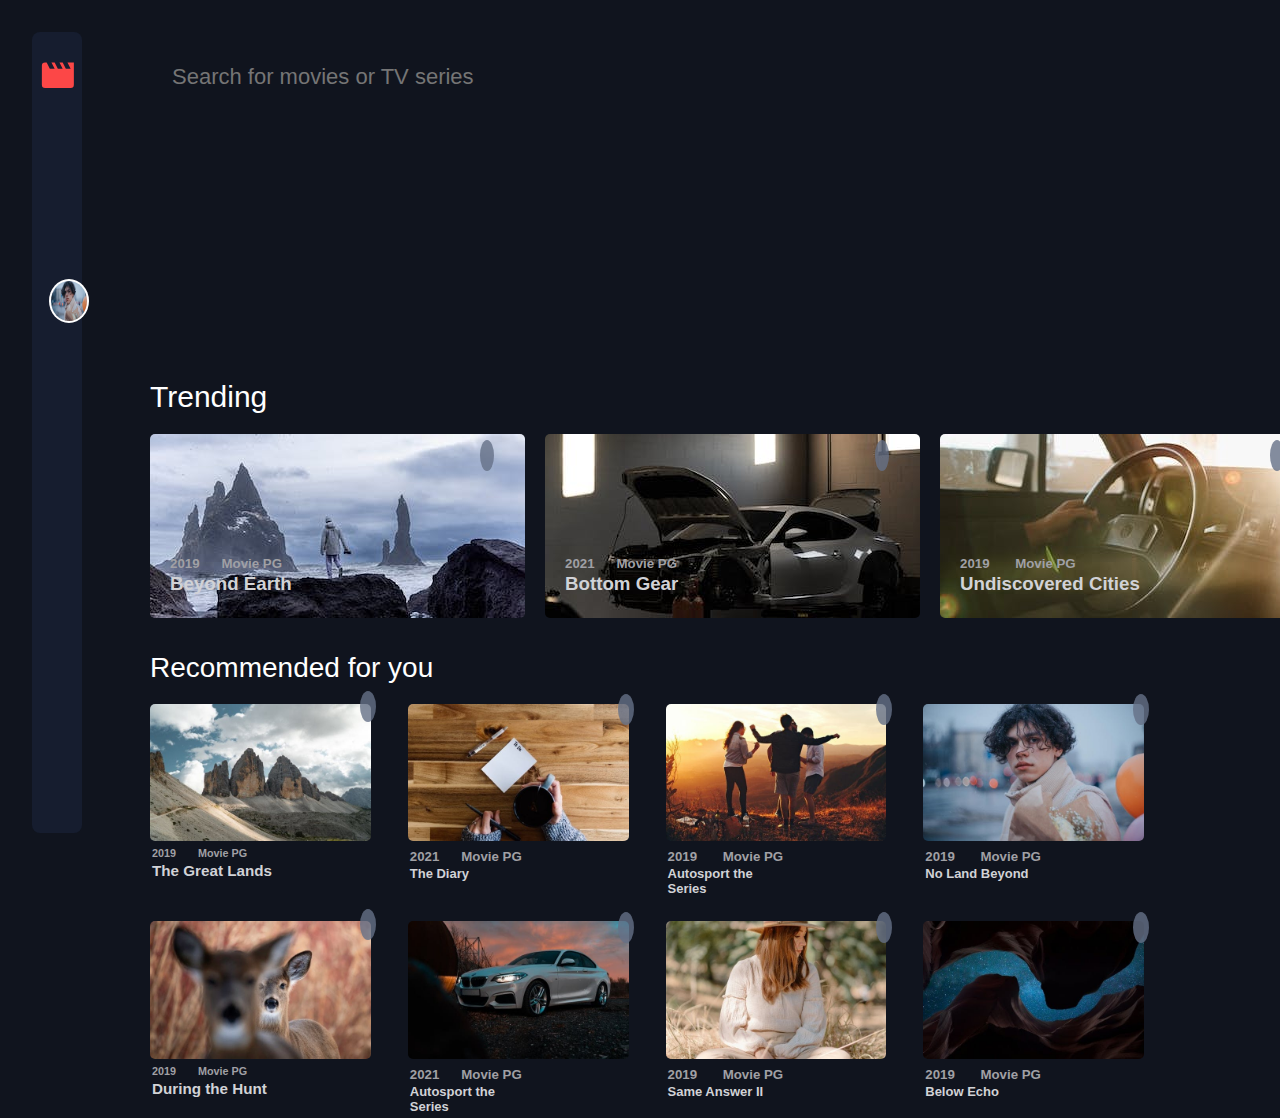
<file: index.html>
<!DOCTYPE html>
<html lang="en">
  <head>
    <meta charset="UTF-8" />
    <meta http-equiv="X-UA-Compatible" content="IE=edge" />
    <meta name="viewport" content="width=device-width, initial-scale=1.0" />
    <meta name="description" content="First Project" />
    <link
      rel="stylesheet"
      href="https://cdnjs.cloudflare.com/ajax/libs/font-awesome/6.3.0/css/all.min.css"
      integrity="sha512-SzlrxWUlpfuzQ+pcUCosxcglQRNAq/DZjVsC0lE40xsADsfeQoEypE+enwcOiGjk/bSuGGKHEyjSoQ1zVisanQ=="
      crossorigin="anonymous"
      referrerpolicy="no-referrer"
    />
    <link rel="stylesheet" href="style.css" />
    <title>Entertainment Web Page</title>
  </head>
  <body >
    <header>
      <nav>
        <div class="navbar_home">
          <a href=""
            ><img class="home_image" src="./image/logo.svg" alt="logo"
          /></a>
        </div>
        <ul>
          <li>
            <a href="#trending"><i class="fa-regular fa-rectangle-list"></i></a>
          </li>
          <li>
            <a href=""><i class="fa-solid fa-film"></i></a>
          </li>
          <li>
            <a href=""><i class="fa-solid fa-tv"></i></a>
          </li>
          <li>
            <a href="./bookmark.html"><i class="fa-solid fa-bookmark"></i></a>
          </li>
        </ul>
        <div class="login_image">
          <a href="" class="login"> <img src="./image/large (16).jpg" /></a>
        </div>
      </nav>
    </header>
    <!-- --------------------------------------main content----------------------------------- -->
    <main>
      <div class="searchbar">
        <i class="fa-sharp fa-solid fa-magnifying-glass"></i>
        <input
          type="search"
          name="text"
          id="text"
          placeholder="Search for movies or TV series"
        />
      </div>
      <section class="trending">
        <div class="trending_heading"><h1>Trending</h1></div>
        <div class="trending_images">
          <div class="image_1">
            <a href=""><img src="./image/large (9).jpg" alt="" /></a>
            <div class="bookmark">
              <i id="bookmark1" class="fa-regular fa-bookmark"></i>
              <div class="title">
                <h5 class="title1">
                  2019<i class="fa-solid fa-film"></i>Movie PG
                </h5>
                <h3 class="title1a">Beyond Earth</h3>
              </div>
            </div>
          </div>
          <div class="image_1" id="image_2">
            <a href=""><img src="./image/large (5).jpg" alt="" /></a>
            <div class="bookmark">
              <i id="bookmark1" class="fa-regular fa-bookmark"></i>
              <div class="title">
                <h5 class="title1">
                  2021<i class="fa-solid fa-film"></i>Movie PG
                </h5>
                <h3 class="title1a">Bottom Gear</h3>
              </div>
            </div>
          </div>
          <div class="image_1" id="image_2">
            <a href=""><img src="./image/large (1).jpg" alt="" /></a>
            <div class="bookmark">
              <i id="bookmark1" class="fa-regular fa-bookmark"></i>
              <div class="title">
                <h5 class="title1">
                  2019     <i class="fa-solid fa-film"></i> Movie PG
                </h5>
                <h3 class="title1a">Undiscovered Cities</h3>
            </div>
          </div>
        </div>
      </section>
      <section class="recommended">
        <div class="recommended_heading"><h1>Recommended for you</h1></div>
        <div class="recommended_images">
          <div class="image_1" id="ig1" >
            <a href=""><img src="./image/large (11).jpg" alt="" /></a>
            <div class="bookmark">
              <i id="bookmark1" class="fa-regular fa-bookmark"></i>
              <div class="title">
                <h5 class="title1">
                  2019<i class="fa-solid fa-film"></i>Movie PG
                </h5>
                <h3 class="title1a">The Great Lands</h3>
              </div>
            </div>
          </div>
          <div class="image_2" id="ig2">
            <a href=""><img src="./image/large (10).jpg" alt="" /></a>
            <div class="bookmark">
              <i id="bookmark1" class="fa-regular fa-bookmark"></i>
              <div class="title">
                <h5 class="title1">
                  2021<i class="fa-solid fa-film"></i>Movie PG
                </h5>
                <h3 class="title1a">The Diary</h3>
              </div>
            </div>
          </div>
          <div class="image_2" id="ig3">
            <a href=""><img src="./image/large (19).jpg" alt="" /></a>
            <div class="bookmark">
              <i id="bookmark1" class="fa-regular fa-bookmark"></i>
              <div class="title">
                <h5 class="title1">
                  2019     <i class="fa-solid fa-film"></i> Movie PG
                </h5>
                <h3 class="title1a">Autosport the Series</h3>
            </div>
          </div>
        </div>
        <div class="image_2" id="ig4">
          <a href=""><img src="./image/large (16).jpg" alt="" /></a>
          <div class="bookmark">
            <i id="bookmark1" class="fa-regular fa-bookmark"></i>
            <div class="title">
              <h5 class="title1">
                2019     <i class="fa-solid fa-film"></i> Movie PG
              </h5>
              <h3 class="title1a">No Land Beyond</h3>
          </div>
        </div>
      </div>
      </section>
      <section class="recommended_2">
        <div class="recommended_heading"><h1></h1></div>
        <div class="recommended_images">
          <div class="image_1" id="ig5">
            <a href=""><img src="./image/large (30).jpg" alt="" /></a>
            <div class="bookmark" >
              <i id="bookmark1" class="fa-regular fa-bookmark"></i>
              <div class="title">
                <h5 class="title1">
                  2019<i class="fa-solid fa-film"></i>Movie PG
                </h5>
                <h3 class="title1a">During the Hunt</h3>
              </div>
            </div>
          </div>
          <div class="image_2" id="ig6">
            <a href=""><img src="./image/large (15).jpg" alt="" /></a>
            <div class="bookmark">
              <i id="bookmark1" class="fa-regular fa-bookmark"></i>
              <div class="title">
                <h5 class="title1">
                  2021<i class="fa-solid fa-film"></i>Movie PG
                </h5>
                <h3 class="title1a">Autosport the Series</h3>
              </div>
            </div>
          </div>
          <div class="image_2" id="ig7">
            <a href=""><img src="./image/large (23).jpg" alt="" /></a>
            <div class="bookmark">
              <i id="bookmark1" class="fa-regular fa-bookmark"></i>
              <div class="title">
                <h5 class="title1">
                  2019     <i class="fa-solid fa-film"></i> Movie PG
                </h5>
                <h3 class="title1a">Same Answer II</h3>
            </div>
          </div>
        </div>
        <div class="image_2" id="ig8">
          <a href=""><img src="./image/large (21).jpg" alt="" /></a>
          <div class="bookmark">
            <i id="bookmark1" class="fa-regular fa-bookmark"></i>
            <div class="title">
              <h5 class="title1">
                2019     <i class="fa-solid fa-film"></i> Movie PG
              </h5>
              <h3 class="title1a">Below Echo</h3>
          </div>
        </div>
      </div>
      </section>
    </main>
  </body>
</html>
</file>
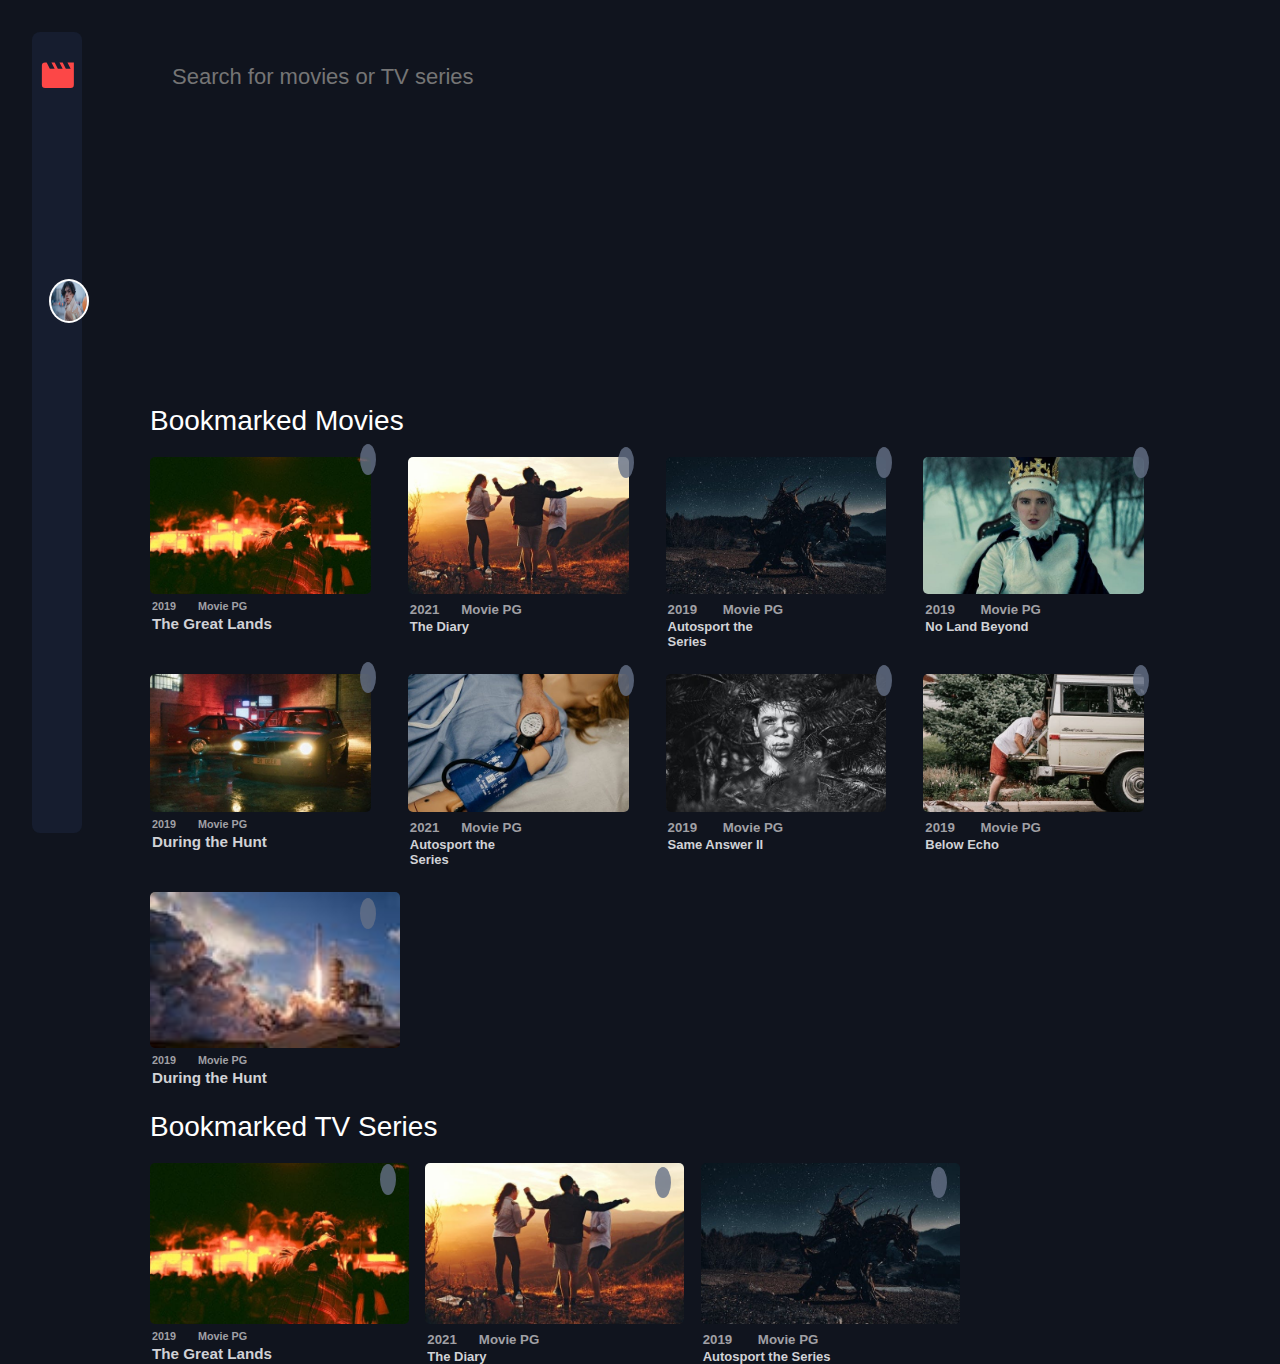
<file: bookmark.html>
<!DOCTYPE html>
<html lang="en">
  <head>
    <meta charset="UTF-8" />
    <meta http-equiv="X-UA-Compatible" content="IE=edge" />
    <meta name="viewport" content="width=device-width, initial-scale=1.0" />
    <meta name="description" content="bookmark" />
    <title>Document</title>
    <link
      rel="stylesheet"
      href="https://cdnjs.cloudflare.com/ajax/libs/font-awesome/6.3.0/css/all.min.css"
      integrity="sha512-SzlrxWUlpfuzQ+pcUCosxcglQRNAq/DZjVsC0lE40xsADsfeQoEypE+enwcOiGjk/bSuGGKHEyjSoQ1zVisanQ=="
      crossorigin="anonymous"
      referrerpolicy="no-referrer"
    />
    <link rel="stylesheet" href="style.css" />
    <title>Entertainment Web Page</title>
  </head>
  <body style="background-color: rgb(16, 20, 30)">
    <header>
        
      <nav>
        <div class="navbar_home">
          <a href=""
            ><img class="home_image" src="./image/logo.svg" alt="logo"
          /></a>
        </div>
        <ul>
          <li>
            <a href="./index.html"
              ><i class="fa-regular fa-rectangle-list"></i
            ></a>
          </li>
          <li>
            <a href=""><i class="fa-solid fa-film"></i></a>
          </li>
          <li>
            <a href=""><i class="fa-solid fa-tv"></i></a>
          </li>
          <li>
            <a href="./bookmark.html"><i class="fa-solid fa-bookmark"></i></a>
          </li>
        </ul>
        <div class="login_image">
          <a href="" class="login"> <img src="./image/large (16).jpg" /></a>
        </div>
      </nav>
    </header>

    <!-- -------------------------------------bookmarked movies-------------------------------------------- -->
    <main>
        <div class="searchbar">
          <i class="fa-sharp fa-solid fa-magnifying-glass"></i>
          <input
            type="search"
            name="text"
            id="text"
            placeholder="Search for movies or TV series"
          />
        </div>
    <section class="bookmarked_movies">
          <div class="bookmarked_movies_heading"><h1>Bookmarked Movies</h1></div>
          <div class="bookmarked_movies_images">
            <div class="image_1" id="ib1">
              <a href=""><img src="./image/large (39).jpg" alt="" /></a>
              <div class="bookmark">
                <i id="bookmark1" class="fa-regular fa-bookmark"></i>
                <div class="title">
                  <h5 class="title1">
                    2019<i class="fa-solid fa-film"></i>Movie PG
                  </h5>
                  <h3 class="title1a">The Great Lands</h3>
                </div>
              </div>
            </div>
            <div class="image_2" id="ib2">
              <a href=""><img src="./image/large (65).jpg" alt="" /></a>
              <div class="bookmark">
                <i id="bookmark1" class="fa-regular fa-bookmark"></i>
                <div class="title">
                  <h5 class="title1">
                    2021<i class="fa-solid fa-film"></i>Movie PG
                  </h5>
                  <h3 class="title1a">The Diary</h3>
                </div>
              </div>
            </div>
            <div class="image_2" id="ib3">
              <a href=""><img src="./image/large (83).jpg" alt="" /></a>
              <div class="bookmark">
                <i id="bookmark1" class="fa-regular fa-bookmark"></i>
                <div class="title">
                  <h5 class="title1">
                    2019     <i class="fa-solid fa-film"></i> Movie PG
                  </h5>
                  <h3 class="title1a">Autosport the Series</h3>
              </div>
            </div>
          </div>
          <div class="image_2" id="ib4">
            <a href=""><img src="./image/large (29).jpg" alt="" /></a>
            <div class="bookmark">
              <i id="bookmark1" class="fa-regular fa-bookmark"></i>
              <div class="title">
                <h5 class="title1">
                  2019     <i class="fa-solid fa-film"></i> Movie PG
                </h5>
                <h3 class="title1a">No Land Beyond</h3>
            </div>
          </div>
        </div>
        </section>
        <section class="bookmarked_movies_2">
          <div class="bookmarked_movies_2_heading"><h1></h1></div>
          <div class="bookmarked_movies_2_images">
            <div class="image_1" id="ib5">
              <a href=""><img src="./image/large (73).jpg" alt="" /></a>
              <div class="bookmark">
                <i id="bookmark1" class="fa-regular fa-bookmark"></i>
                <div class="title">
                  <h5 class="title1">
                    2019<i class="fa-solid fa-film"></i>Movie PG
                  </h5>
                  <h3 class="title1a">During the Hunt</h3>
                </div>
              </div>
            </div>
            <div class="image_2" id="ib6">
              <a href=""><img src="./image/large (43).jpg" alt="" /></a>
              <div class="bookmark">
                <i id="bookmark1" class="fa-regular fa-bookmark"></i>
                <div class="title">
                  <h5 class="title1">
                    2021<i class="fa-solid fa-film"></i>Movie PG
                  </h5>
                  <h3 class="title1a">Autosport the Series</h3>
                </div>
              </div>
            </div>
            <div class="image_2" id="ib7">
              <a href=""><img src="./image/large (77).jpg" alt="" /></a>
              <div class="bookmark">
                <i id="bookmark1" class="fa-regular fa-bookmark"></i>
                <div class="title">
                  <h5 class="title1">
                    2019     <i class="fa-solid fa-film"></i> Movie PG
                  </h5>
                  <h3 class="title1a">Same Answer II</h3>
              </div>
            </div>
          </div>
          <div class="image_2" id="ib8">
            <a href=""><img src="./image/large (71).jpg" alt="" /></a>
            <div class="bookmark">
              <i id="bookmark1" class="fa-regular fa-bookmark"></i>
              <div class="title">
                <h5 class="title1">
                  2019     <i class="fa-solid fa-film"></i> Movie PG
                </h5>
                <h3 class="title1a">Below Echo</h3>
            </div>
          </div>
        </div>
        </section>
        <section class="bookmarked_movies_3">
          <div class="bookmarked_movies_3_heading"><h1></h1></div>
          <div class="bookmarked_movies_3_images">
            <div class="image_1" id="ib9">
              <a href=""><img src="./image/large (56).jpg" alt="" /></a>
              <div class="bookmark">
                <i id="bookmark1" class="fa-regular fa-bookmark"></i>
                <div class="title">
                  <h5 class="title1">
                    2019<i class="fa-solid fa-film"></i>Movie PG
                  </h5>
                  <h3 class="title1a">During the Hunt</h3>
                </div>
              </div>
            </div>
        </section>
        <section class="bookmarked_TV_Series">
          <div class="bookmarked_TV_Series_heading"><h1>Bookmarked TV Series</h1></div>
          <div class="bookmarked_TV_Series_images">
            <div class="image_1" id="im1">
              <a href=""><img src="./image/large (39).jpg" alt="" /></a>
              <div class="bookmark">
                <i id="bookmark1" class="fa-regular fa-bookmark"></i>
                <div class="title">
                  <h5 class="title1">
                    2019<i class="fa-solid fa-film"></i>Movie PG
                  </h5>
                  <h3 class="title1a">The Great Lands</h3>
                </div>
              </div>
            </div>
            <div class="image_2" id="im2">
              <a href=""><img src="./image/large (65).jpg" alt="" /></a>
              <div class="bookmark">
                <i id="bookmark1" class="fa-regular fa-bookmark"></i>
                <div class="title">
                  <h5 class="title1">
                    2021<i class="fa-solid fa-film"></i>Movie PG
                  </h5>
                  <h3 class="title1a">The Diary</h3>
                </div>
              </div>
            </div>
            <div class="image_2" id="im3">
              <a href=""><img src="./image/large (83).jpg" alt="" /></a>
              <div class="bookmark">
                <i id="bookmark1" class="fa-regular fa-bookmark"></i>
                <div class="title">
                  <h5 class="title1">
                    2019     <i class="fa-solid fa-film"></i> Movie PG
                  </h5>
                  <h3 class="title1a">Autosport the Series</h3>
              </div>
            </div>
          </div>
          </div>
        </div>
        </section>
      </main>
  </body>
</html>
</file>
<file: style.css>
* {
  margin: 0px;
  padding: 0px;
  box-sizing: border-box;
}

body {
  font-family: Outfit, -apple-system, BlinkMacSystemFont, Segoe UI, Roboto,
    Oxygen, Ubuntu, Cantarell, Fira Sans, Droid Sans, Helvetica Neue, sans-serif;
  background-color: rgb(16, 20, 30);
}

li {
  list-style: none;
  text-decoration: none;
}

section,
main {
  display: inline-block;
}

header {
  display: flex;
  flex-direction: column;
  align-items: flex-start;
  width: 10vw;
  min-height: 100vh;
  position: sticky;
  top: 0px;
}

header nav {
  min-height: 89vh;
  margin: 32px;
  background-color: rgb(22, 29, 47);
  text-align: center;
  border-radius: 8px;
  height: 100%;
}

header nav .navbar_home {
  margin-top: 30px;
  margin-bottom: 76px;
}

header nav > ul {
  margin: 36px 25px;
}

header nav ul li {
  margin-bottom: 40px;
  font-size: larger;
}

header nav ul li i {
  color: rgb(80, 100, 135);
}

header nav .login_image {
  background-color: white;
  border-radius: 50%;
  width: 40px;
  height: 44px;
  position: relative;
  top: 110px;
  left: 17px;
}

header nav .login_image a > img {
  width: 90%;
  height: 40px;
  margin: 2px 0px 0px 0px;
  border-radius: 50%;
}

header nav ul li i:hover {
  color: rgb(252, 71, 71);
}

header nav ul li i:active {
  color: white;
}

header nav ul li a:active {
  border: 2px solid white;
  border-radius: 5px;
  padding: 2px 3px;
}

header nav .navbar_home a .home_image:active {
  border: 2px solid white;
  border-radius: 5px;
  padding: 2px 3px;
}

header nav .login_image > div:active {
  border: 2px solid white;
  border-radius: 5px;
  padding: 2px 3px;
}

/* <!---------------------------main content-----------------------------> */

main {
  min-height: 82vh;
  width: 70vw;
  margin: -520px 0px 0px 150px;
}

main .searchbar {
  min-height: 20vh;
  position: fixed;
  top: 66px;
}

main i {
  color: white;
  font-size: 20px;
  font-weight: lighter;
  margin-right: 22px;
}

main input[type="search"] {
  width: 330px;
  height: 20px;
  background-color: rgb(16, 20, 30);
  font-size: 22px;
  border: 0px solid rgb(16, 20, 30);
  color: white;
  outline: none;
}

input[type="search"]:hover {
  border-bottom: 1px solid white;
}

/* ------------------------trending---------------------- */

main .trending .trending_heading > h1 {
  color: white;
  font-weight: lighter;
  font-size: 30px;
  margin: 0px 0px 20px 0px;
}

main .trending_images {
  display: flex;
}

main .trending_images > div {
  margin-right: 20px;
}

main img {
  border-radius: 5px;
}

main .image1 .bookmark {
  position: absolute;
}

main #bookmark1 {
  position: relative;
  bottom: 175px;
  left: 330px;
  color: black;
  font-size: medium;
  background-color: rgb(101, 113, 135);
  padding: 7px;
  border-radius: 50%;
  opacity: 80%;
  height: 30px;
}

main #bookmark1:hover {
  color: white;
}

main .title {
  margin-top: -90px;
  margin-left: 20px;
}

main .title1 {
  color: rgb(160, 160, 165);
}

main .fa-film {
  color: rgb(209, 210, 214);
}

main .image_1 h3 {
  color: rgb(209, 210, 214);
}

/* ---------------------recommended---------------------- */

main .recommended .recommended_heading > h1 {
  color: white;
  font-weight: lighter;
  font-size: 28px;
  margin: 30px 0px 20px 0px;
}

main .recommended_images {
  display: flex;
}

main .recommended_images .image_2 {
  margin-left: 135px;
}

main .recommended img {
  border-radius: 5px;
}

main .image1 .bookmark {
  position: absolute;
}

main .recommended #bookmark1 {
  position: relative;
  bottom: 145px;
  left: 210px;
  color: black;
  font-size: small;
  background-color: rgb(101, 113, 135);
  padding: 8px;
  border-radius: 50%;
  opacity: 80%;
  height: 25px;
}

main #bookmark1:hover {
  color: white;
}

main .recommended .title {
  margin-top: -20px;
  margin-left: 2px;
}

main .title1 {
  color: rgb(160, 160, 165);
}

main .fa-film {
  color: rgb(209, 210, 214);
}

main .recommended .image_1,
.image_2 h3 {
  color: rgb(209, 210, 214);
  font-size: small;
}

main .recommended img {
  width: 180%;
}

/* -------------------------------------recommended_2--------------------------------------------- */

main .recommended_2 .recommended_heading > h1 {
  /* color: white;
  font-weight: lighter;
  font-size: 28px; */
  margin: 25px 0px 20px 0px;
}

main .recommended_images {
  display: flex;
}

main .recommended_images .image_2 {
  margin-left: 135px;
}

main .recommended_2 img {
  border-radius: 5px;
}

main .image1 .bookmark {
  position: absolute;
}

main .recommended_2 #bookmark1 {
  position: relative;
  bottom: 145px;
  left: 210px;
  color: black;
  font-size: small;
  background-color: rgb(101, 113, 135);
  padding: 8px;
  border-radius: 50%;
  opacity: 80%;
  height: 25px;
}

main #bookmark1:hover {
  color: white;
}

main .recommended_2 .title {
  margin-top: -20px;
  margin-left: 2px;
}

main .title1 {
  color: rgb(160, 160, 165);
}

main .fa-film {
  color: rgb(209, 210, 214);
}

main .recommended_2 .image_1,
.image_2 h3 {
  color: rgb(209, 210, 214);
  font-size: small;
}

main .recommended_2 img {
  width: 180%;
}

/* -------------------------------------------------bookmarked_movies------------------------------------------------------------- */

main .bookmarked_movies .bookmarked_movies_heading > h1 {
  color: white;
  font-weight: lighter;
  font-size: 28px;
  margin: 25px 0px 20px 0px;
}

main .bookmarked_movies_images {
  display: flex;
}

main .bookmarked_movies_images .image_2 {
  margin-left: 135px;
}

main .bookmarked_movies img {
  border-radius: 5px;
}

main .image1 .bookmark {
  position: absolute;
}

main .bookmarked_movies #bookmark1 {
  position: relative;
  bottom: 145px;
  left: 210px;
  color: black;
  font-size: small;
  background-color: rgb(101, 113, 135);
  padding: 8px;
  border-radius: 50%;
  opacity: 80%;
  height: 25px;
}

main #bookmark1:hover {
  color: white;
}

main .bookmarked_movies .title {
  margin-top: -20px;
  margin-left: 2px;
}

main .title1 {
  color: rgb(160, 160, 165);
}

main .fa-film {
  color: rgb(209, 210, 214);
}

main .bookmarked_movies .image_1,
.image_2 h3 {
  color: rgb(209, 210, 214);
  font-size: small;
}

main .bookmarked_movies img {
  width: 180%;
}

/* -------------------------------------------------------bookmarked_movies2------------------------------------------------------------------ */

main .bookmarked_movies_2 .bookmarked_movies_2_heading > h1 {
  color: white;
  font-weight: lighter;
  font-size: 28px;
  margin: 25px 0px 20px 0px;
}

main .bookmarked_movies_2_images {
  display: flex;
}

main .bookmarked_movies_2_images .image_2 {
  margin-left: 135px;
}

main .bookmarked_movies_2 img {
  border-radius: 5px;
}

main .image1 .bookmark {
  position: absolute;
}

main .bookmarked_movies_2 #bookmark1 {
  position: relative;
  bottom: 145px;
  left: 210px;
  color: rgb(255, 255, 255);
  font-size: small;
  background-color: rgb(101, 113, 135);
  padding: 8px;
  border-radius: 50%;
  opacity: 80%;
  height: 25px;
}

main #bookmark1:hover {
  color: white;
}

main .bookmarked_movies_2 .title {
  margin-top: -20px;
  margin-left: 2px;
}

main .title1 {
  color: rgb(160, 160, 165);
}

main .fa-film {
  color: rgb(209, 210, 214);
}

main .bookmarked_movies_2 .image_1,
.image_2 h3 {
  color: rgb(209, 210, 214);
  font-size: small;
}

main .bookmarked_movies_2 img {
  width: 180%;
}

/* -------------------------------------------------------bookmarked_movies3------------------------------------------------------------------ */

main .bookmarked_movies_3 .bookmarked_movies_3_heading > h1 {
  color: white;
  font-weight: lighter;
  font-size: 28px;
  margin: 25px 0px 20px 0px;
}

main .bookmarked_movies_3_images {
  display: flex;
}

main .bookmarked_movies_3_images .image_2 {
  margin-left: 135px;
}

main .bookmarked_movies_3 img {
  border-radius: 5px;
}

main .image1 .bookmark {
  position: absolute;
}

main .bookmarked_movies_3 #bookmark1 {
  position: relative;
  bottom: 145px;
  left: 210px;
  color: rgb(255, 255, 255);
  font-size: small;
  background-color: rgb(101, 113, 135);
  padding: 8px;
  border-radius: 50%;
  opacity: 80%;
  height: 25px;
}

main #bookmark1:hover {
  color: white;
}

main .bookmarked_movies_3 .title {
  margin-top: -20px;
  margin-left: 2px;
}

main .title1 {
  color: rgb(160, 160, 165);
}

main .fa-film {
  color: rgb(209, 210, 214);
}

main .bookmarked_movies_3 .image_1,
.image_2 h3 {
  color: rgb(209, 210, 214);
  font-size: small;
}

main .bookmarked_movies_3 img {
  width: 195%;
}

/*------------------------bookmarked_tv_series---------------------------------------------------------------------*/

main .bookmarked_TV_Series .bookmarked_TV_Series_heading > h1 {
  color: white;
  font-weight: lighter;
  font-size: 28px;
  margin: 25px 0px 20px 0px;
}

main .bookmarked_TV_Series_images {
  display: flex;
}

main .bookmarked_TV_Series_images .image_2 {
  margin-left: -70px;
}

main .bookmarked_TV_Series img {
  border-radius: 5px;
}

main .image1 .bookmark {
  position: absolute;
}

main .bookmarked_TV_Series #bookmark1 {
  position: relative;
  bottom: 155px;
  left: 230px;
  color: rgb(255, 255, 255);
  font-size: small;
  background-color: rgb(101, 113, 135);
  padding: 8px;
  border-radius: 50%;
  opacity: 80%;
  height: 25px;
}

main #bookmark1:hover {
  color: white;
}

main .bookmarked_TV_Series .title {
  margin-top: -20px;
  margin-left: 2px;
}

main .title1 {
  color: rgb(160, 160, 165);
}

main .fa-film {
  color: rgb(209, 210, 214);
}

main .bookmarked_TV_Series .image_1,
.image_2 h3 {
  color: rgb(209, 210, 214);
  font-size: small;
}

main .bookmarked_TV_Series img {
  width: 75%;
}

/*-------------------------------------media query-------------------------------------------------*/

@media screen and (max-width: 480px) {
  * {
    margin: 0;
    padding: 0;
    box-sizing: border-box;
  }

  header {
    display: inline;
    width: 10vw;
    min-height: 100vh;
    position: relative;
    /* /* top: 0px; */
  }

  header nav {
    min-height: 0px;
    margin: 0px;
    background-color: rgb(22, 29, 47);
    text-align: none;
    border-radius: 8px;
    padding-top: 20px;
    padding-bottom: 20px;

    /* height: 100%; */
  }

  header nav .navbar_home {
    position: absolute;
    top: 0;
    left: 10px;
    margin: 20px 10px;
    margin-bottom: 0px;
  }

  header nav > ul {
    /* margin: 36px 25px; */
    display: inline;
  }

  header nav ul li {
    /* margin-bottom: 40px; */
    font-size: larger;
    display: inline;
  }

  header nav ul li i {
    color: rgb(80, 100, 135);
    padding: 10px 10px;
    font-size: larger;
  }

  header nav .login_image {
    background-color: white;
    border-radius: 50%;
    width: 40px;
    height: 44px;
    position: absolute;
    top: 20px;
    left: 400px;
  }

  header nav .login_image a > img {
    width: 90%;
    height: 40px;
    margin: 2px 0px 0px 0px;
    border-radius: 50%;
  }

  header nav ul li i:hover {
    color: rgb(252, 71, 71);
  }

  header nav ul li i:active {
    color: white;
  }

  header nav ul li a:active {
    border: 2px solid white;
    border-radius: 5px;
    padding: 2px 3px;
  }

  header nav .navbar_home a .home_image:active {
    border: 2px solid white;
    border-radius: 5px;
    padding: 2px 3px;
  }

  header nav .login_image > div:active {
    border: 2px solid white;
    border-radius: 5px;
    padding: 2px 3px;
  }
  /* -------------------main---------------------------- */
  main {
    min-height: 0;
    width: 0;
    margin: 0;
    position: relative;
    top: 40px;
    left: 0;
  }
  main .searchbar {
    min-height: 0;
    width: auto;
    display: inline-block;
    position: absolute;
    margin-top: -100px;
    margin-left: 27px;
  }
  main i {
    color: white;
    font-size: 20px;
    font-weight: lighter;
    margin-right: 22px;
  }
  main input[type="search"] {
    width: 330px;
    height: 20px;
    margin-left: 40px;
    background-color: rgb(16, 20, 30);
    font-size: 22px;
    border: 0px solid rgb(16, 20, 30);
    color: white;
    outline: none;
  }
  main .trending {
    margin: 20px;
    width: 100vw;
  }
  #image_1,
  #image_2 {
    display: none;
  }
  /* ------------------------recommended------------------ */
  main .recommended .recommended_heading > h1 {
    color: white;
    font-weight: lighter;
    font-size: 28px;
    margin: 30px 0px 20px 10px;
  }

  main .recommended_images {
    display: block;
  }

  main .recommended_images .image_2 {
    margin-left: 0px;
  }

  main .recommended img {
    margin-left: 10px;
    border-radius: 5px;
  }

  main .image1 .bookmark {
    position: absolute;
  }

  main .recommended #bookmark1 {
    position: relative;
    bottom: 115px;
    left: 160px;
    color: black;
    font-size: small;
    background-color: rgb(101, 113, 135);
    padding: 8px;
    border-radius: 50%;
    opacity: 80%;
    height: 25px;
  }

  main #bookmark1:hover {
    color: white;
  }

  main .recommended .title {
    margin-top: -20px;
    margin-left: 12px;
  }

  main .title1 {
    color: rgb(160, 160, 165);
  }

  main .fa-film {
    color: rgb(209, 210, 214);
  }

  main .recommended .image_1,
  .image_2 h3 {
    color: rgb(209, 210, 214);
    font-size: small;
  }

  main .recommended img {
    width: 200px;
  }
  #ig1 {
    position: absolute;
    top: 410px;
    left: 10px;
  }
  #ig2 {
    position: absolute;
    top: 410px;
    left: 250px;
  }
  #ig3 {
    position: absolute;
    top: 590px;
    left: 10px;
  }
  #ig4 {
    position: absolute;
    top: 590px;
    left: 250px;
  }

  /* ------------------------recommended 2-------- */
  main .recommended_2 .recommended_heading > h1 {
    /* color: white;
    font-weight: lighter;
    font-size: 28px; */
    margin: 25px 0px 20px 0px;
  }

  main .recommended_images {
    display: flex;
  }

  main .recommended_images .image_2 {
    margin-left: 0px;
  }

  main .recommended_2 img {
    margin-left: 10px;
    border-radius: 5px;
  }

  main .image1 .bookmark {
    position: absolute;
  }

  main .recommended_2 #bookmark1 {
    position: relative;
    bottom: 115px;
    left: 160px;
    color: black;
    font-size: small;
    background-color: rgb(101, 113, 135);
    padding: 8px;
    border-radius: 50%;
    opacity: 80%;
    height: 25px;
  }

  main #bookmark1:hover {
    color: white;
  }

  main .recommended_2 .title {
    margin-top: -20px;
    margin-left: 12px;
  }

  main .title1 {
    color: rgb(160, 160, 165);
  }

  main .fa-film {
    color: rgb(209, 210, 214);
  }

  main .recommended_2 .image_1,
  .image_2 h3 {
    color: rgb(209, 210, 214);
    font-size: small;
  }

  main .recommended_2 img {
    width: 200px;
  }

  #ig5 {
    position: absolute;
    top: 790px;
    left: 10px;
  }
  #ig6 {
    position: absolute;
    top: 790px;
    left: 250px;
  }
  #ig7 {
    position: absolute;
    top: 970px;
    left: 10px;
  }
  #ig8 {
    position: absolute;
    top: 970px;
    left: 250px;
  }
  /* ---------------bookmark---------------- */
  main .bookmarked_movies .bookmarked_movies_heading > h1 {
    color: white;
    font-weight: lighter;
    font-size: 28px;
    margin: 25px 0px 20px 20px;
  }

  main .bookmarked_movies_images {
    display: flex;
  }

  main .bookmarked_movies_images .image_2 {
    margin-left: 0px;
  }

  main .bookmarked_movies img {
    margin-left: 10px;
    border-radius: 5px;
  }

  main .image1 .bookmark {
    position: absolute;
  }

  main .bookmarked_movies #bookmark1 {
    position: relative;
    bottom: 115px;
    left: 160px;
    color: black;
    font-size: small;
    background-color: rgb(101, 113, 135);
    padding: 8px;
    border-radius: 50%;
    opacity: 80%;
    height: 25px;
  }

  main #bookmark1:hover {
    color: white;
  }

  main .bookmarked_movies .title {
    margin-top: -20px;
    margin-left: 12px;
  }

  main .title1 {
    color: rgb(160, 160, 165);
  }

  main .fa-film {
    color: rgb(209, 210, 214);
  }

  main .bookmarked_movies .image_1,
  .image_2 h3 {
    color: rgb(209, 210, 214);
    font-size: small;
  }

  main .bookmarked_movies img {
    width: 200px;
  }
  #ib1 {
    position: absolute;
    top: 110px;
    left: 10px;
  }
  #ib2 {
    position: absolute;
    top: 110px;
    left: 250px;
  }
  #ib3 {
    position: absolute;
    top: 300px;
    left: 10px;
  }
  #ib4 {
    position: absolute;
    top: 300px;
    left: 250px;
  }
  /* -----------------bookmark-------------- */
  main .bookmarked_movies_2 .bookmarked_movies_2_heading > h1 {
    color: white;
    font-weight: lighter;
    font-size: 28px;
    margin: 25px 0px 20px 10px;
  }

  main .bookmarked_movies_2_images {
    display: flex;
  }

  main .bookmarked_movies_2_images .image_2 {
    margin-left: 0px;
  }

  main .bookmarked_movies_2 img {
    margin-left: 10px;
    border-radius: 5px;
  }

  main .image1 .bookmark {
    position: absolute;
  }

  main .bookmarked_movies_2 #bookmark1 {
    position: relative;
    bottom: 115px;
    left: 160px;
    color: rgb(255, 255, 255);
    font-size: small;
    background-color: rgb(101, 113, 135);
    padding: 8px;
    border-radius: 50%;
    opacity: 80%;
    height: 25px;
  }

  main #bookmark1:hover {
    color: white;
  }

  main .bookmarked_movies_2 .title {
    margin-top: -20px;
    margin-left: 12px;
  }

  main .title1 {
    color: rgb(160, 160, 165);
  }

  main .fa-film {
    color: rgb(209, 210, 214);
  }

  main .bookmarked_movies_2 .image_1,
  .image_2 h3 {
    color: rgb(209, 210, 214);
    font-size: small;
  }

  main .bookmarked_movies_2 img {
    width: 200px;
  }

  #ib5 {
    position: absolute;
    top: 510px;
    left: 10px;
  }
  #ib6 {
    position: absolute;
    top: 510px;
    left: 250px;
  }
  #ib7 {
    position: absolute;
    top: 700px;
    left: 10px;
  }
  #ib8 {
    position: absolute;
    top: 700px;
    left: 250px;
  }

  /* --------------bookmark3-------------- */
  main .bookmarked_movies_3 .bookmarked_movies_3_heading > h1 {
    color: white;
    font-weight: lighter;
    font-size: 28px;
    margin: 25px 0px 20px 10px;
  }

  main .bookmarked_movies_3_images {
    display: flex;
  }

  main .bookmarked_movies_3_images .image_2 {
    margin-left: 0px;
  }

  main .bookmarked_movies_3 img {
    margin-left: 10px;
    border-radius: 5px;
  }

  main .image1 .bookmark {
    position: absolute;
  }

  main .bookmarked_movies_3 #bookmark1 {
    position: relative;
    bottom: 115px;
    left: 160px;

    color: rgb(255, 255, 255);
    font-size: small;
    background-color: rgb(101, 113, 135);
    padding: 8px;
    border-radius: 50%;
    opacity: 80%;
    height: 25px;
  }

  main #bookmark1:hover {
    color: white;
  }

  main .bookmarked_movies_3 .title {
    margin-top: -20px;
    margin-left: 12px;
  }

  main .title1 {
    color: rgb(160, 160, 165);
  }

  main .fa-film {
    color: rgb(209, 210, 214);
  }

  main .bookmarked_movies_3 .image_1,
  .image_2 h3 {
    color: rgb(209, 210, 214);
    font-size: small;
  }

  main .bookmarked_movies_3 img {
    width: 200px;
  }

  #ib9 {
    position: absolute;
    top: 900px;
    left: 10px;
  }

  /* --------------------bookmark tv series------- */
  main .bookmarked_TV_Series .bookmarked_TV_Series_heading > h1 {
    color: white;
    font-weight: lighter;
    font-size: 28px;
    margin: 900px 0px 20px 20px;
  }

  main .bookmarked_TV_Series_images {
    display: flex;
  }

  main .bookmarked_TV_Series_images .image_2 {
    margin-left: 0px;
  }

  main .bookmarked_TV_Series img {
    border-radius: 5px;
    margin-left: 10px;
  }

  main .image1 .bookmark {
    position: absolute;
  }

  main .bookmarked_TV_Series #bookmark1 {
    position: relative;
    bottom: 115px;
    left: 160px;

    color: rgb(255, 255, 255);
    font-size: small;
    background-color: rgb(101, 113, 135);
    padding: 8px;
    border-radius: 50%;
    opacity: 80%;
    height: 25px;
  }

  main #bookmark1:hover {
    color: white;
  }

  main .bookmarked_TV_Series .title {
    margin-top: -20px;
    margin-left: 12px;
  }

  main .title1 {
    color: rgb(160, 160, 165);
  }

  main .fa-film {
    color: rgb(209, 210, 214);
  }

  main .bookmarked_TV_Series .image_1,
  .image_2 h3 {
    color: rgb(209, 210, 214);
    font-size: small;
  }

  main .bookmarked_TV_Series img {
    width: 200px;
  }
  #im1 {
    position: absolute;
    top: 1180px;
    left: 10px;
  }
  #im2 {
    position: absolute;
    top: 1180px;
    left: 250px;
  }
  #im3 {
    position: absolute;
    top: 1400px;
    left: 10px;
  }
}
</file>
